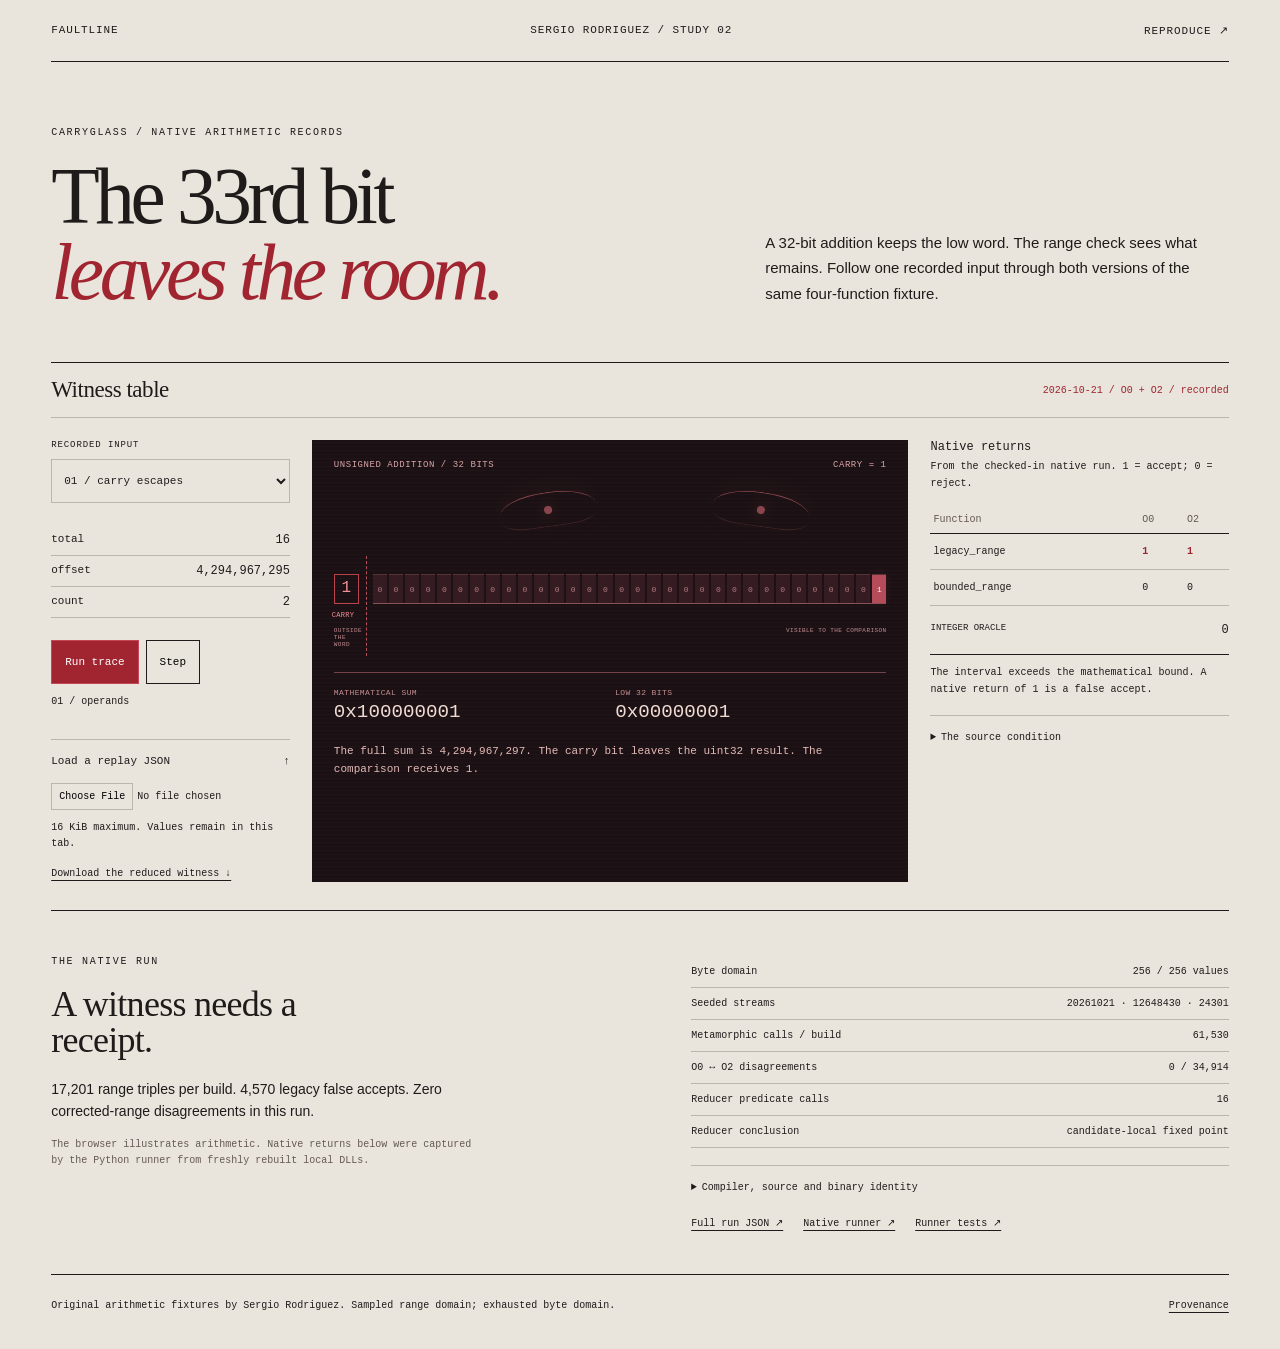
<file: carryglass/index.html>
<!doctype html>
<html lang="en">
<head>
  <meta charset="utf-8">
  <meta name="viewport" content="width=device-width, initial-scale=1">
  <meta name="description" content="Carryglass — inspect native arithmetic witnesses, their disappearing carry bit, and their exact reproduction records.">
  <meta name="author" content="Sergio Rodriguez">
  <title>Carryglass / Faultline</title>
  <link rel="stylesheet" href="carryglass.css">
  <script type="module" src="carryglass.js"></script>
</head>
<body>
  <a class="skip" href="#main">Skip to the instrument</a>
  <header><a href="../">FAULTLINE</a><span>SERGIO RODRIGUEZ / STUDY 02</span><a href="README.md">REPRODUCE ↗</a></header>
  <main id="main">
    <section class="masthead">
      <p class="eyebrow">CARRYGLASS / NATIVE ARITHMETIC RECORDS</p>
      <h1>The 33rd bit<span>leaves the room.</span></h1>
      <p class="intro">A 32-bit addition keeps the low word. The range check sees what remains. Follow one recorded input through both versions of the same four-function fixture.</p>
    </section>
    <section id="instrument" aria-labelledby="instrument-title">
      <div class="instrument-top"><h2 id="instrument-title">Witness table</h2><p id="record-status" role="status">Loading the recorded run…</p></div>
      <div class="desk">
        <aside class="controls">
          <label for="case">RECORDED INPUT</label><select id="case" disabled><option>Loading…</option></select>
          <dl class="inputs" id="inputs"><div><dt>total</dt><dd>—</dd></div><div><dt>offset</dt><dd>—</dd></div><div><dt>count</dt><dd>—</dd></div></dl>
          <div class="buttons"><button id="play" disabled>Run trace</button><button id="step" disabled>Step</button></div>
          <p class="small" id="trace-phase" aria-live="polite">01 / operands</p>
          <label class="file-label" for="replay-file">Load a replay JSON <span>↑</span></label><input id="replay-file" type="file" accept="application/json,.json">
          <p class="small" id="import-status" role="status">16 KiB maximum. Values remain in this tab.</p>
          <a class="small" href="evidence/replay.json" download>Download the reduced witness ↓</a>
        </aside>
        <div class="glass" data-phase="0">
          <div class="glass-top"><span>UNSIGNED ADDITION / 32 BITS</span><span id="sum-state">WAITING</span></div>
          <div class="carry-scene" aria-hidden="true">
            <div class="eyeline"><div class="eye"><i></i></div><div class="eye"><i></i></div></div>
            <div class="rail"><div class="carry-cell" id="carry-cell">0<span>CARRY</span></div><div class="word" id="word"></div></div>
            <div class="glass-rule"></div><div class="discarded">OUTSIDE THE WORD</div><div class="retained">VISIBLE TO THE COMPARISON</div>
          </div>
          <div class="hex-readouts"><div><span>MATHEMATICAL SUM</span><output id="sum">—</output></div><div><span>LOW 32 BITS</span><output id="low">—</output></div></div>
          <p id="mechanism">Recorded native calls and the arithmetic trace will appear here.</p>
        </div>
        <div class="verdicts">
          <h3>Native returns</h3><p class="small" id="record-origin">From the checked-in native run.</p>
          <table><caption class="sr-only">Recorded native verdicts</caption><thead><tr><th>Function</th><th>O0</th><th>O2</th></tr></thead><tbody id="native"></tbody></table>
          <div class="oracle"><span>INTEGER ORACLE</span><strong id="oracle">—</strong></div>
          <p class="small" id="verdict-explain">—</p>
          <details><summary>The source condition</summary><pre><code>/* legacy */
return offset + count &lt;= total;

/* bounded */
return offset &lt;= total &amp;&amp;
       count &lt;= total - offset;</code></pre><a class="small" href="../labs/binary-boundary/fixture.c">Read the unchanged C fixture ↗</a></details>
        </div>
      </div>
    </section>
    <section class="record" aria-labelledby="record-title">
      <div><p class="eyebrow">THE NATIVE RUN</p><h2 id="record-title">A witness needs a receipt.</h2><p id="sample-summary">Loading sample counts…</p><p class="small">The browser illustrates arithmetic. Native returns below were captured by the Python runner from freshly rebuilt local DLLs.</p></div>
      <div class="receipt"><dl id="receipt"></dl><details><summary>Compiler, source and binary identity</summary><pre id="identity">Loading…</pre></details><nav><a href="evidence/report.json">Full run JSON ↗</a><a href="runner.py">Native runner ↗</a><a href="test_runner.py">Runner tests ↗</a></nav></div>
    </section>
    <footer>Original arithmetic fixtures by Sergio Rodriguez. Sampled range domain; exhausted byte domain. <a href="../NOTICE.md">Provenance</a></footer>
  </main>
</body>
</html>
</file>
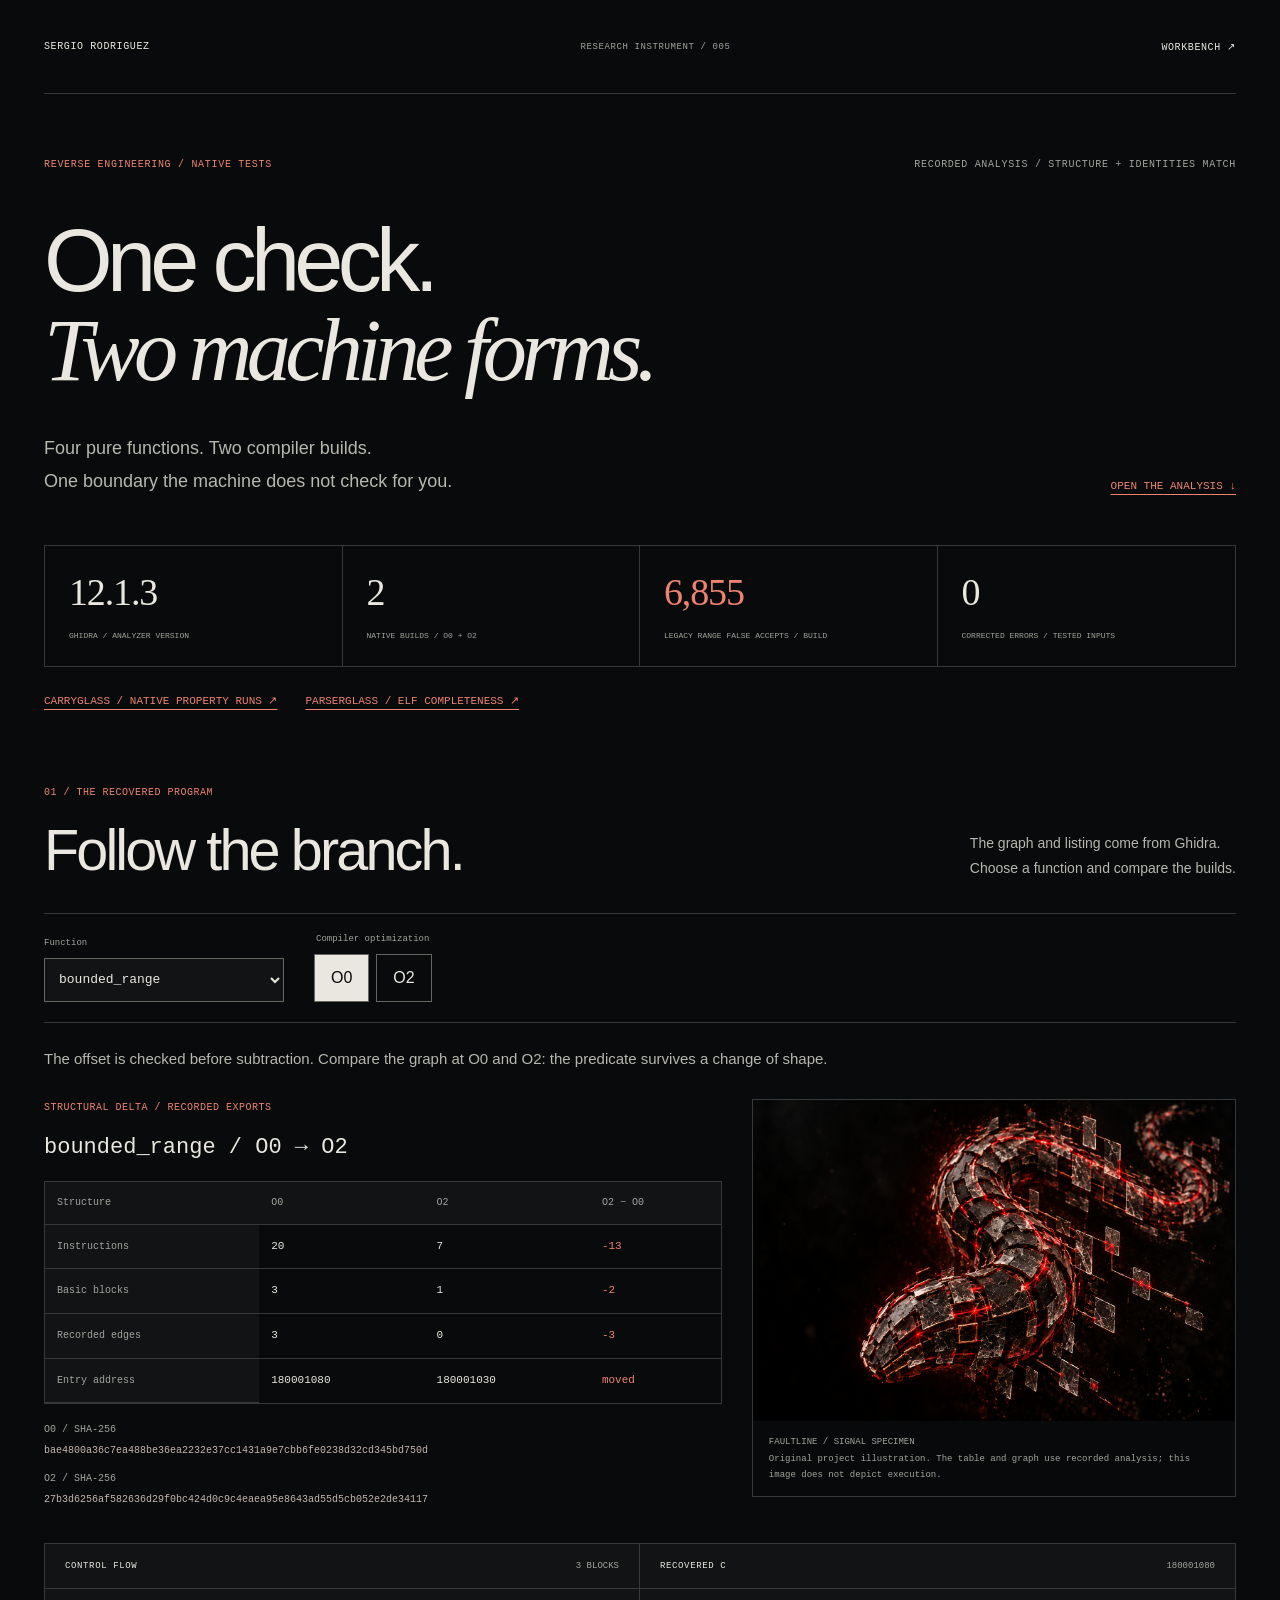
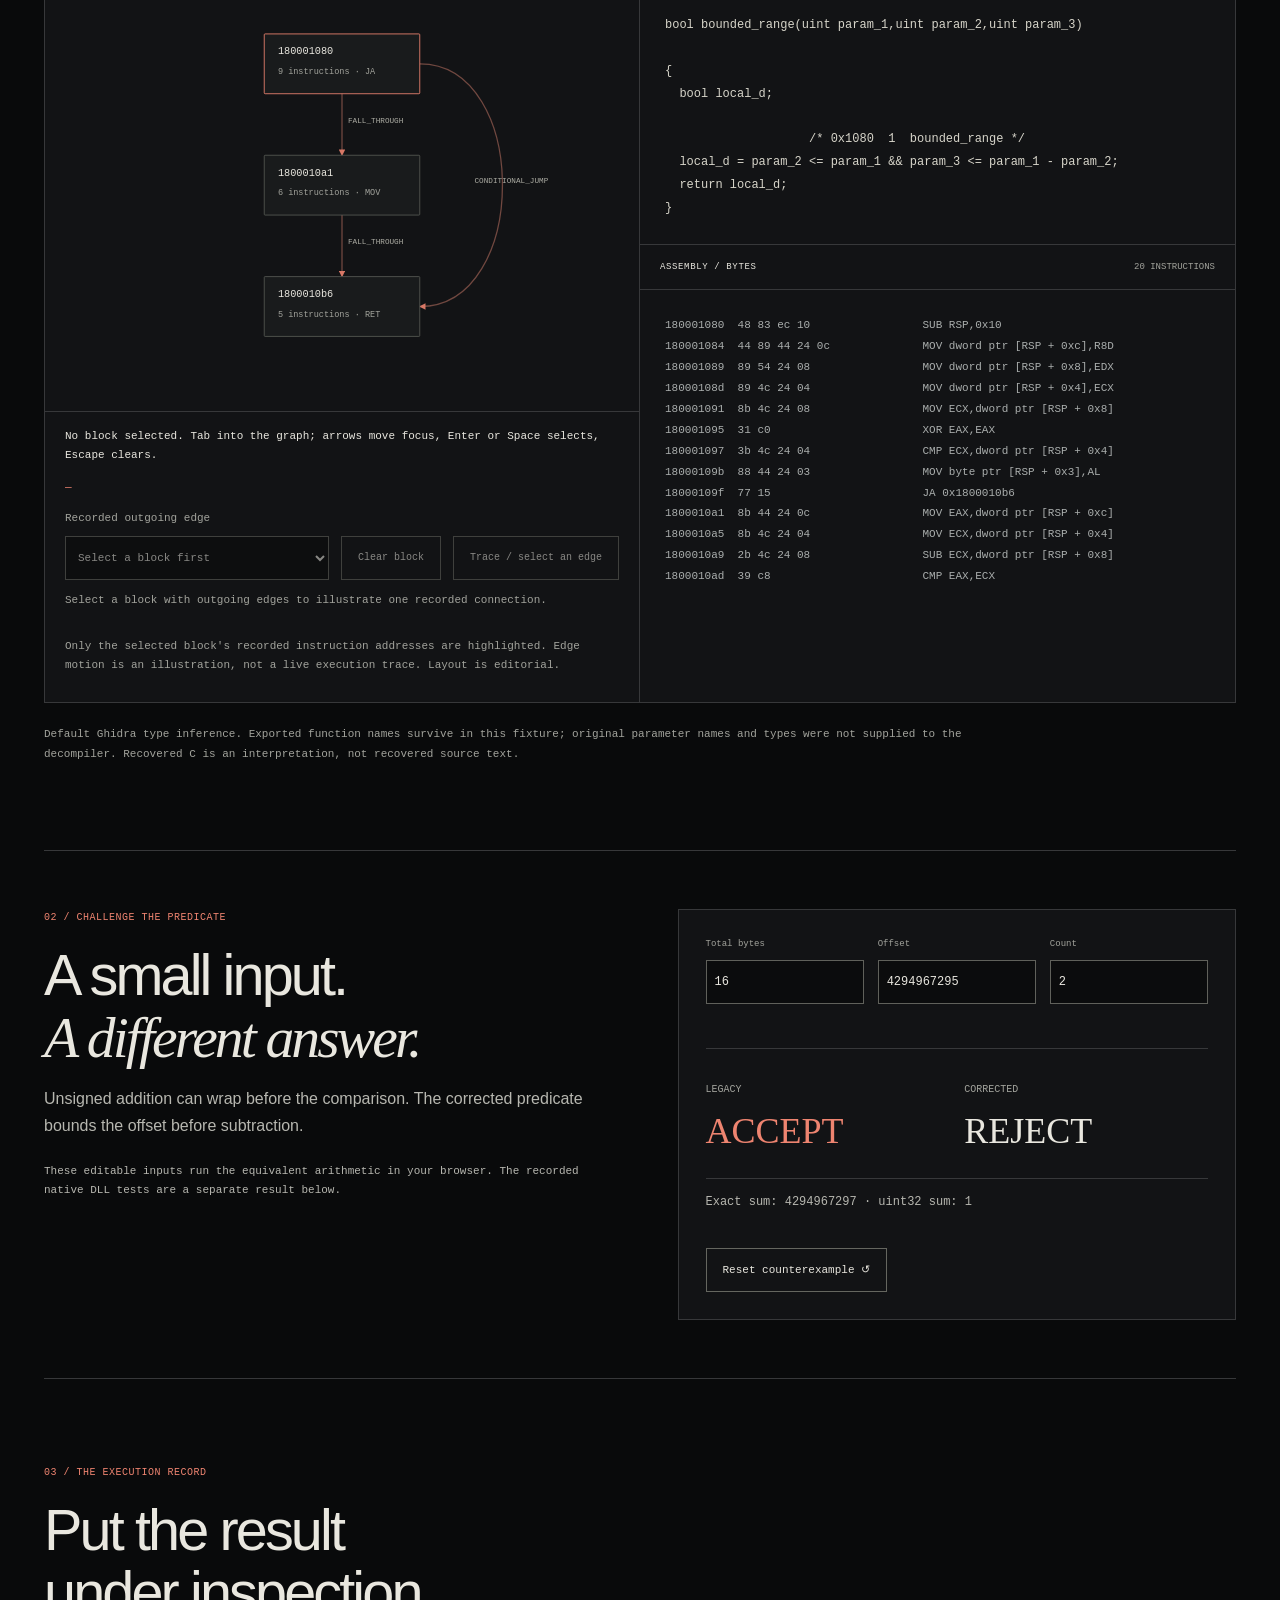
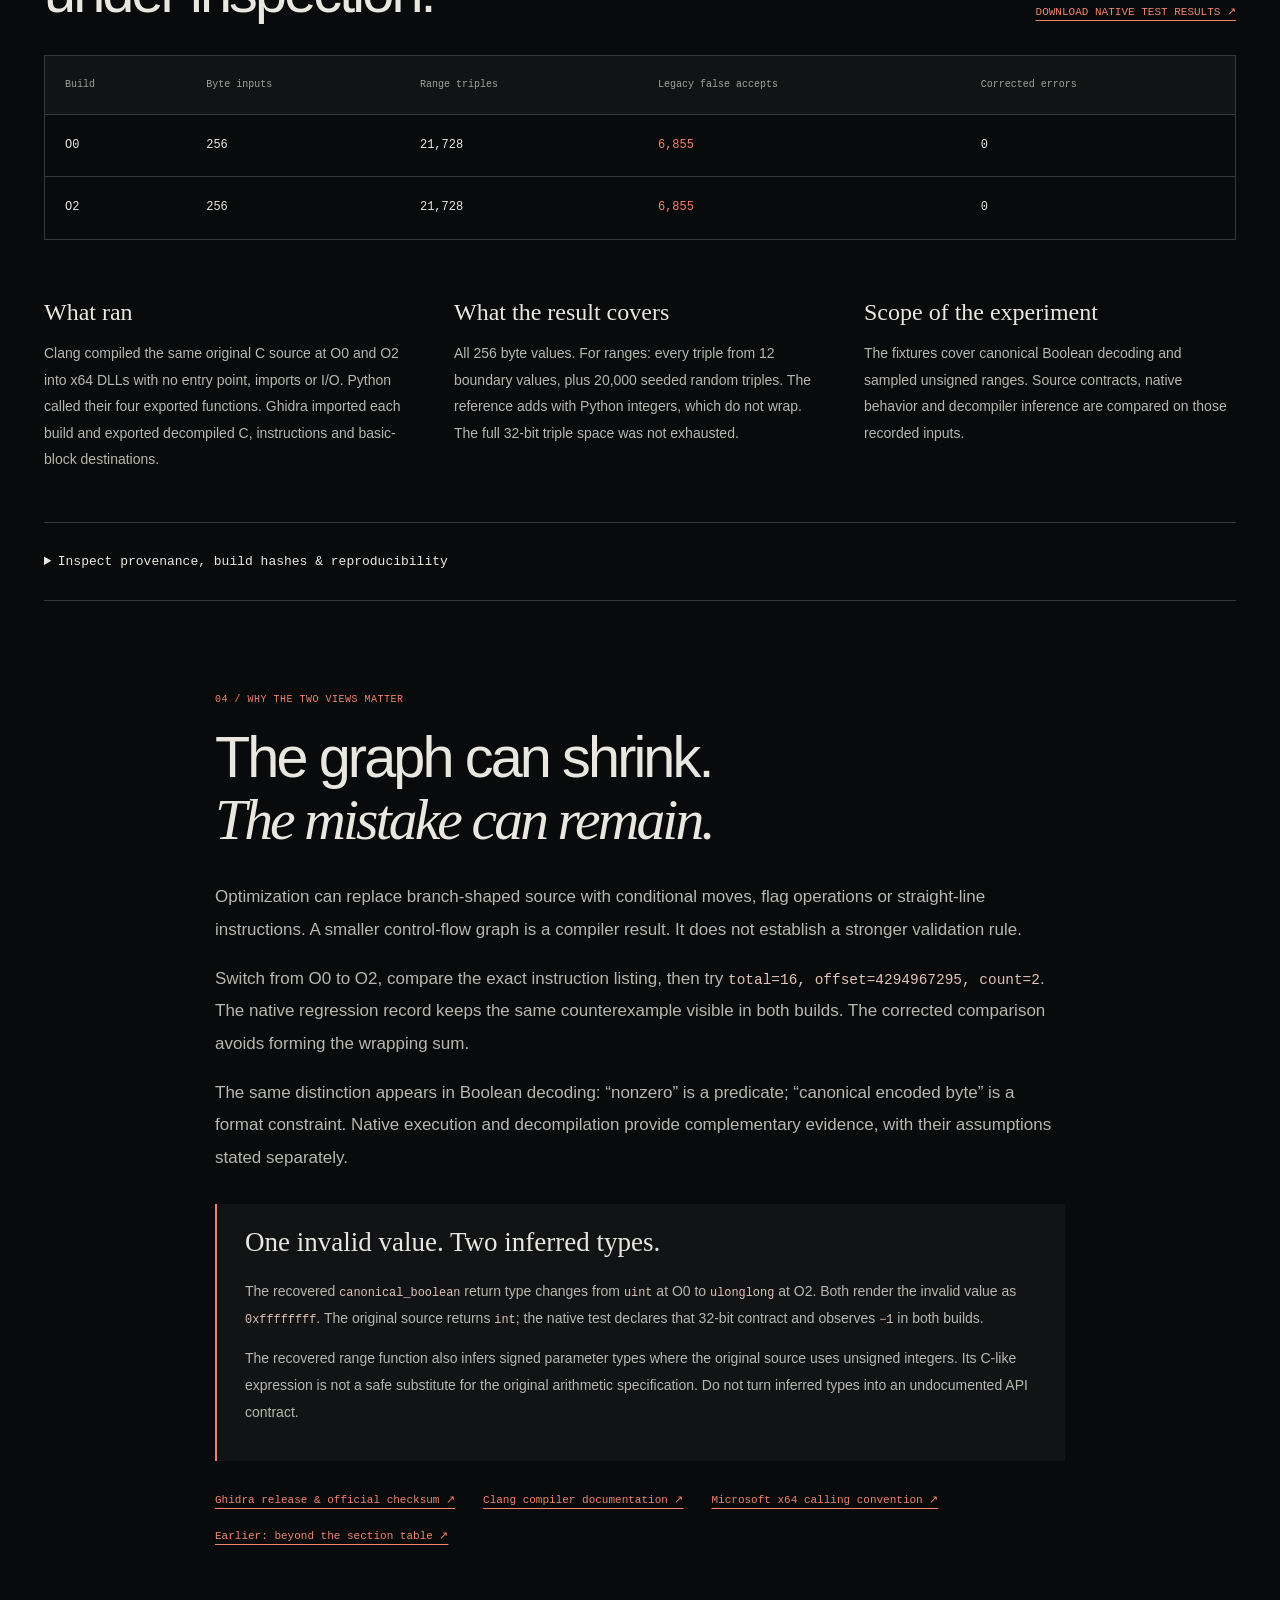
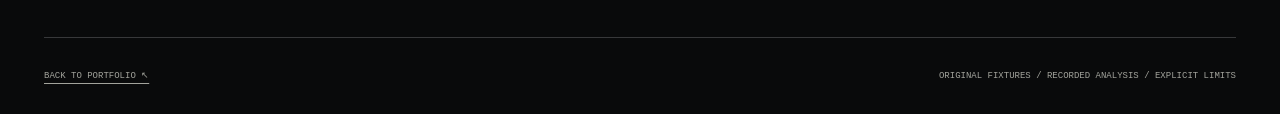
<file: labs/binary-boundary/index.html>
<!doctype html>
<html lang="en"><head><meta charset="utf-8"><meta name="viewport" content="width=device-width,initial-scale=1"><meta name="theme-color" content="#090a0b"><title>Faultline · Sergio Rodriguez</title><meta name="description" content="Inspect actual Ghidra decompilation, assembly and control-flow graphs from two compiler builds. Challenge four pure functions against recorded native tests."><link rel="stylesheet" href="desk.css"><script type="module" src="desk.js"></script>
</head>
<body class="operator-page"><a class="skip" href="#main">Skip to the analysis desk</a><header><a class="signature" href="https://sergrdz.pages.dev/">SERGIO RODRIGUEZ</a><span>RESEARCH INSTRUMENT / 005</span><a href="https://sergrdz.pages.dev/workbench">WORKBENCH ↗</a></header>
<main id="main"><section class="cover"><div class="cover-meta"><span>REVERSE ENGINEERING / NATIVE TESTS</span><span id="report-status" role="status">LOADING RECORDED ANALYSIS</span></div><h1>One check.<br><em>Two machine forms.</em></h1><div class="cover-bottom"><p>Four pure functions. Two compiler builds.<br>One boundary the machine does not check for you.</p><a href="#desk">OPEN THE ANALYSIS ↓</a></div><div class="ribbon"><div><b id="ghidra-version">—</b><span>GHIDRA / ANALYZER VERSION</span></div><div><b>2</b><span>NATIVE BUILDS / O0 + O2</span></div><div><b id="false-accepts">—</b><span>LEGACY RANGE FALSE ACCEPTS / BUILD</span></div><div><b id="corrected-errors">—</b><span>CORRECTED ERRORS / TESTED INPUTS</span></div></div><nav class="reading-strip source-links" aria-label="Related Faultline instruments"><a href="../../carryglass/">CARRYGLASS / NATIVE PROPERTY RUNS ↗</a><a href="../../parserglass/README.md">PARSERGLASS / ELF COMPLETENESS ↗</a></nav></section>
<section class="desk" id="desk" aria-labelledby="desk-title"><div class="section-head"><div><p class="eyebrow">01 / THE RECOVERED PROGRAM</p><h2 id="desk-title">Follow the branch.</h2></div><p>The graph and listing come from Ghidra.<br>Choose a function and compare the builds.</p></div>
<div class="toolbar"><label>Function<select id="function" disabled><option value="bounded_range">bounded_range</option><option value="legacy_range">legacy_range</option><option value="canonical_boolean">canonical_boolean</option><option value="legacy_boolean">legacy_boolean</option></select></label><fieldset><legend>Compiler optimization</legend><button type="button" data-build="O0" aria-pressed="true" disabled>O0</button><button type="button" data-build="O2" aria-pressed="false" disabled>O2</button></fieldset></div>
<p id="function-note" class="function-note">Select a recovered function when the report loads.</p>
<section class="structure-compare" aria-labelledby="comparison-title"><div class="comparison-data"><p class="eyebrow">STRUCTURAL DELTA / RECORDED EXPORTS</p><h3 id="comparison-title">Waiting for both builds</h3><div class="table-scroll"><table><thead><tr><th scope="col">Structure</th><th scope="col">O0</th><th scope="col">O2</th><th scope="col">O2 − O0</th></tr></thead><tbody id="comparison-rows"></tbody></table></div><dl id="binary-identities" class="binary-identities"></dl></div><figure class="worm-specimen"><img src="../../assets/faultline-worm.png" width="1536" height="1024" alt="An articulated computer worm of smoked glass memory blocks, with a crimson signal running through its segmented spine." loading="lazy"><figcaption>FAULTLINE / SIGNAL SPECIMEN<br>Original project illustration. The table and graph use recorded analysis; this image does not depict execution.</figcaption></figure></section>
<div class="instrument"><section class="graph-panel" aria-labelledby="graph-title"><div class="panel-head"><h3 id="graph-title">CONTROL FLOW</h3><span id="graph-count">—</span></div><div class="graph-scroll" tabindex="0" aria-label="Control-flow graph; scroll horizontally on a narrow screen"><svg id="flow" viewBox="0 0 660 560" role="group" aria-labelledby="flow-title flow-desc"><title id="flow-title">Recovered basic blocks</title><desc id="flow-desc">Waiting for the Ghidra report.</desc></svg></div><div class="selection-inspector"><p id="block-summary" role="status">Select a recorded block.</p><p id="block-addresses" class="block-addresses">—</p><div class="selection-tools"><label for="edge-choice">Recorded outgoing edge<select id="edge-choice" disabled><option>Select a block first</option></select></label><button id="clear-selection" type="button" disabled>Clear block</button><button id="motion" type="button" aria-pressed="false" disabled>Trace / select an edge</button></div><p id="trace-state">Select a block with outgoing edges to illustrate one recorded connection.</p></div><p class="panel-foot">Only the selected block's recorded instruction addresses are highlighted. Edge motion is an illustration, not a live execution trace. Layout is editorial.</p></section><section class="code-panel" aria-labelledby="code-title"><div class="panel-head"><h3 id="code-title">RECOVERED C</h3><span id="entry">—</span></div><pre id="decompiled" tabindex="0">Loading analysis…</pre><div class="panel-head secondary"><h3>ASSEMBLY / BYTES</h3><span id="instruction-count">—</span></div><pre id="assembly" tabindex="0">Loading listing…</pre></section></div>
<p class="scope-line">Default Ghidra type inference. Exported function names survive in this fixture; original parameter names and types were not supplied to the decompiler. Recovered C is an interpretation, not recovered source text.</p></section>
<section class="challenge" aria-labelledby="challenge-title"><div><p class="eyebrow">02 / CHALLENGE THE PREDICATE</p><h2 id="challenge-title">A small input.<br><em>A different answer.</em></h2><p id="challenge-explanation">Unsigned addition can wrap before the comparison. The corrected predicate bounds the offset before subtraction.</p><p class="scope-line">These editable inputs run the equivalent arithmetic in your browser. The recorded native DLL tests are a separate result below.</p></div><div class="challenge-panel"><div class="inputs" id="range-inputs"><label>Total bytes<input id="total" inputmode="numeric" value="16" autocomplete="off"></label><label>Offset<input id="offset" inputmode="numeric" value="4294967295" autocomplete="off"></label><label>Count<input id="count" inputmode="numeric" value="2" autocomplete="off"></label></div><div class="inputs" id="boolean-inputs" hidden><label>Byte value · 0–255<input id="byte" inputmode="numeric" value="2" autocomplete="off"></label></div><p id="input-error" class="input-error" role="status"></p><div class="answers"><div><span>LEGACY</span><strong id="legacy-result">—</strong></div><div><span>CORRECTED</span><strong id="corrected-result">—</strong></div></div><p id="arithmetic" class="arithmetic"></p><button type="button" id="reset-inputs">Reset counterexample ↺</button></div></section>
<section class="record" aria-labelledby="record-title"><div class="section-head"><div><p class="eyebrow">03 / THE EXECUTION RECORD</p><h2 id="record-title">Put the result<br>under inspection.</h2></div><a href="native-tests.json">DOWNLOAD NATIVE TEST RESULTS ↗</a></div><div class="table-scroll"><table><thead><tr><th>Build</th><th>Byte inputs</th><th>Range triples</th><th>Legacy false accepts</th><th>Corrected errors</th></tr></thead><tbody id="test-rows"></tbody></table></div><div class="method-grid"><div><h3>What ran</h3><p>Clang compiled the same original C source at O0 and O2 into x64 DLLs with no entry point, imports or I/O. Python called their four exported functions. Ghidra imported each build and exported decompiled C, instructions and basic-block destinations.</p></div><div><h3>What the result covers</h3><p>All 256 byte values. For ranges: every triple from 12 boundary values, plus 20,000 seeded random triples. The reference adds with Python integers, which do not wrap. The full 32-bit triple space was not exhausted.</p></div><div><h3>Scope of the experiment</h3><p>The fixtures cover canonical Boolean decoding and sampled unsigned ranges. Source contracts, native behavior and decompiler inference are compared on those recorded inputs.</p></div></div>
<details class="provenance"><summary>Inspect provenance, build hashes &amp; reproducibility</summary><pre id="provenance" tabindex="0">Loading manifest…</pre><div class="source-links"><a href="fixture.c" download>Original C ↓</a><a href="ExportBoundary.java" download>Ghidra exporter ↓</a><a href="build-fixture.ps1" download>Build script ↓</a><a href="test_fixture.py" download>Native tests ↓</a><a href="analysis-O0.json">Ghidra O0 JSON ↗</a><a href="analysis-O2.json">Ghidra O2 JSON ↗</a><a href="README.md">Documentation &amp; source ↗</a></div></details></section>
<section class="reading"><p class="eyebrow">04 / WHY THE TWO VIEWS MATTER</p><h2>The graph can shrink.<br><em>The mistake can remain.</em></h2><p>Optimization can replace branch-shaped source with conditional moves, flag operations or straight-line instructions. A smaller control-flow graph is a compiler result. It does not establish a stronger validation rule.</p><p>Switch from O0 to O2, compare the exact instruction listing, then try <code>total=16, offset=4294967295, count=2</code>. The native regression record keeps the same counterexample visible in both builds. The corrected comparison avoids forming the wrapping sum.</p><p>The same distinction appears in Boolean decoding: “nonzero” is a predicate; “canonical encoded byte” is a format constraint. Native execution and decompilation provide complementary evidence, with their assumptions stated separately.</p><aside class="type-note"><h3>One invalid value. Two inferred types.</h3><p>The recovered <code>canonical_boolean</code> return type changes from <code>uint</code> at O0 to <code>ulonglong</code> at O2. Both render the invalid value as <code>0xffffffff</code>. The original source returns <code>int</code>; the native test declares that 32-bit contract and observes <code>−1</code> in both builds.</p><p>The recovered range function also infers signed parameter types where the original source uses unsigned integers. Its C-like expression is not a safe substitute for the original arithmetic specification. Do not turn inferred types into an undocumented API contract.</p></aside><div class="source-links"><a href="https://github.com/NationalSecurityAgency/ghidra/releases/tag/Ghidra_12.1.3_build">Ghidra release &amp; official checksum ↗</a><a href="https://clang.llvm.org/docs/UsersManual.html">Clang compiler documentation ↗</a><a href="https://learn.microsoft.com/en-us/cpp/build/x64-calling-convention">Microsoft x64 calling convention ↗</a><a href="https://sergrdz.pages.dev/case-studies/artifact-before-execution">Earlier: beyond the section table ↗</a></div></section></main><footer><a href="https://sergrdz.pages.dev/">BACK TO PORTFOLIO ↖</a><span>ORIGINAL FIXTURES / RECORDED ANALYSIS / EXPLICIT LIMITS</span></footer></body></html>
</file>
<file: carryglass/carryglass.css>
:root{color-scheme:light;--ink:#201b1b;--paper:#e9e5dc;--red:#a02530;--line:#bdb5ac;--mono:ui-monospace,SFMono-Regular,Consolas,monospace;font-family:Arial,Helvetica,sans-serif;background:var(--paper);color:var(--ink)}*{box-sizing:border-box}body{margin:0}a{color:inherit;text-underline-offset:4px}button,select,input{font:inherit}button,select,.file-label{min-height:44px}button,a,select,input,summary{touch-action:manipulation}button:focus-visible,a:focus-visible,select:focus-visible,input:focus-visible,summary:focus-visible{outline:3px solid var(--red);outline-offset:4px}header{display:flex;justify-content:space-between;gap:20px;margin:0 4vw;padding:24px 0;border-bottom:1px solid var(--ink);font:11px var(--mono);letter-spacing:.08em}header a{text-decoration:none}main{max-width:1680px;margin:auto;padding:0 4vw}.masthead{padding:65px 0 52px;display:grid;grid-template-columns:1.4fr 1fr;column-gap:65px}.eyebrow{font:10px var(--mono);letter-spacing:.17em;margin:0 0 20px}.masthead .eyebrow{grid-column:1/-1}h1{font:clamp(44px,6.2vw,100px)/.96 Georgia,'Times New Roman',serif;letter-spacing:-.055em;margin:0;font-weight:normal}h1 span{display:block;color:var(--red);font-style:italic}.intro{align-self:end;max-width:440px;font-size:15px;line-height:1.7;margin:0 0 4px}.instrument-top{border-top:1px solid var(--ink);border-bottom:1px solid var(--line);display:flex;align-items:center;justify-content:space-between;gap:15px;padding:14px 0}h2{font:23px Georgia,serif;letter-spacing:-.02em;margin:0}#record-status{margin:0;font:10px var(--mono);color:var(--red)}.desk{display:grid;grid-template-columns:minmax(180px,.8fr) minmax(0,2fr) minmax(215px,1fr);border-bottom:1px solid var(--ink);padding:22px 0 28px;gap:22px}.desk>*{min-width:0}.controls{font-family:var(--mono)}.controls>label:first-child{font-size:9px;letter-spacing:.1em;display:block;margin:0 0 9px}select{width:100%;background:transparent;color:var(--ink);border:1px solid var(--line);padding:8px;font:11px var(--mono)}.inputs{margin:22px 0}.inputs div{display:flex;justify-content:space-between;gap:5px;padding:8px 0;border-bottom:1px solid var(--line)}dt{font-size:11px}dd{margin:0;font:12px var(--mono);overflow-wrap:anywhere}.buttons{display:flex;gap:7px}button{border:1px solid var(--ink);background:transparent;padding:8px 13px;font:11px var(--mono);cursor:pointer}button:first-child{background:var(--ink);color:var(--paper)}button:disabled{opacity:.5;cursor:wait}.small{font:10px/1.65 var(--mono)}.file-label{display:flex;align-items:center;justify-content:space-between;font:11px var(--mono);border-top:1px solid var(--line);margin-top:28px;cursor:pointer}#replay-file{display:block;width:100%;font:10px var(--mono)}#replay-file::file-selector-button{font:10px var(--mono);background:transparent;border:1px solid var(--line);padding:7px}.glass{background:#1b1114;color:#f1dbd2;overflow:hidden;position:relative;padding:20px 22px;min-height:360px}.glass:before{content:"";position:absolute;inset:0;background:repeating-linear-gradient(0deg,transparent 0 3px,#ffc1bd05 3px 4px);pointer-events:none}.glass-top{display:flex;justify-content:space-between;gap:10px;font:9px var(--mono);color:#d7a3a6;letter-spacing:.06em}.carry-scene{height:174px;position:relative;margin:12px 0 16px}.eyeline{position:absolute;inset:10px 14% auto 30%;height:58px;display:flex;justify-content:space-between;opacity:.6}.eye{width:31%;height:35px;border-radius:50% 50% 30% 30%;border-top:1px solid #d16973;border-bottom:1px solid #d1697355;transform:rotate(-8deg);display:grid;place-items:center;box-shadow:0 -6px 24px #d1697310}.eye+ .eye{transform:rotate(8deg)}.eye i{display:block;width:8px;height:8px;background:#d16973;border-radius:50%;box-shadow:0 0 14px #d1697377}.rail{position:absolute;top:92px;left:0;width:100%;display:grid;grid-template-columns:25px 1fr;gap:14px}.carry-cell{font:16px var(--mono);text-align:center;color:#f58f98;border:1px solid #ba424d;padding:4px 0;position:relative;transition:transform .5s,opacity .5s}.carry-cell span{position:absolute;top:36px;left:-3px;font:7px var(--mono);letter-spacing:.04em}.word{display:grid;grid-template-columns:repeat(32,minmax(0,1fr));gap:2px;border-bottom:1px solid #8a5257}.bit{height:29px;display:grid;place-items:center;font:8px var(--mono);color:#ad7d81;border-top:1px solid #573338;background:#351c22}.bit.on{background:#b64b59;color:#fff4ed;box-shadow:0 0 10px #b64b5922}.glass-rule{position:absolute;left:32px;top:74px;bottom:0;border-left:1px dashed #b4505a}.discarded,.retained{position:absolute;top:145px;font:6px var(--mono);letter-spacing:.07em;color:#c58d91}.discarded{left:0;max-width:30px}.retained{right:0}.hex-readouts{display:grid;grid-template-columns:1fr 1fr;gap:10px;border-top:1px solid #75434b;padding-top:15px}.hex-readouts span{display:block;font:8px var(--mono);letter-spacing:.05em;color:#c58d91}.hex-readouts output{display:block;font:clamp(12px,1.5vw,22px)/1.6 var(--mono);overflow-wrap:anywhere}.glass p{font:11px/1.65 var(--mono);margin:14px 0 0;color:#e4bab7}.glass[data-phase="1"] .rail{filter:brightness(1.6)}.glass[data-phase="2"][data-carry="1"] .carry-cell{transform:translateY(-54px);opacity:.3}.glass[data-phase="2"] .word{box-shadow:0 8px 24px #b64b5930}.verdicts h3{font:12px var(--mono);font-weight:normal;margin:0 0 5px}.verdicts .small{margin:0 0 14px}table{border-collapse:collapse;width:100%;font:10px var(--mono);text-align:left}th{font-weight:normal;color:#665854;padding:8px 3px;border-bottom:1px solid var(--ink)}td{padding:12px 3px;border-bottom:1px solid var(--line)}td.bad{color:var(--red);font-weight:bold}.oracle{display:flex;justify-content:space-between;gap:10px;border-bottom:1px solid var(--ink);padding:17px 0;margin-bottom:10px;font:9px var(--mono)}.oracle strong{font-size:12px;font-weight:normal}summary{font:10px var(--mono);cursor:pointer;line-height:1.5}details{border-top:1px solid var(--line);padding-top:14px;margin-top:17px}pre{font:10px/1.7 var(--mono);white-space:pre-wrap;overflow-wrap:anywhere;max-width:100%}.record{display:grid;grid-template-columns:1fr 1fr;gap:8vw;padding:45px 0}.record h2{font:36px/.98 Georgia,serif;max-width:280px;margin-bottom:20px}.record p:not(.eyebrow):not(.small){max-width:420px;line-height:1.6;font-size:14px}.record .small{max-width:430px;color:#655854}.receipt dl{margin:0}.receipt dl>div{display:flex;justify-content:space-between;gap:15px;padding:10px 0;border-bottom:1px solid var(--line)}.receipt dt{font:10px var(--mono)}.receipt dd{font:10px var(--mono);text-align:right}.receipt nav{display:flex;flex-wrap:wrap;gap:20px;font:10px var(--mono);margin-top:22px}footer{font:10px/1.6 var(--mono);border-top:1px solid var(--ink);padding:23px 0 35px;display:flex;justify-content:space-between;gap:15px}.skip{position:absolute;top:-100px;left:15px;padding:14px;background:var(--paper);z-index:10}.skip:focus{top:10px}.sr-only{position:absolute;width:1px;height:1px;overflow:hidden;clip:rect(0,0,0,0)}@media(max-width:1050px){.desk{grid-template-columns:190px 1fr}.verdicts{grid-column:1/-1;display:grid;grid-template-columns:1fr 1fr;gap:0 30px}.verdicts h3,.verdicts>#record-origin{grid-column:1/-1}.verdicts table{grid-row:3/6}.verdicts details{margin-top:6px}.masthead{column-gap:35px}.glass{min-height:340px}}@media(max-width:650px){header{font-size:9px;gap:12px}header span{display:none}main{padding:0 6vw}.masthead{display:block;padding:43px 0 32px}h1{font-size:54px}.intro{font-size:13px;margin-top:25px;max-width:400px}.instrument-top{display:block}.instrument-top p{margin-top:10px!important}.desk{grid-template-columns:1fr;gap:20px}.controls{display:grid;grid-template-columns:1fr 1fr;gap:0 14px}.controls>label:first-child,.controls>select,.controls .inputs{grid-column:1/-1}.inputs{margin:10px 0 18px;display:grid;grid-template-columns:1fr 1fr 1fr;gap:12px}.inputs div{display:block}.inputs dd{font-size:11px;margin-top:7px}.file-label{grid-column:1/-1;margin-top:15px}.controls>input,.controls>#import-status,.controls>a{grid-column:1/-1}.glass{padding:17px 14px;min-height:330px}.hex-readouts output{font-size:16px}.word{gap:1px}.bit{font-size:6px}.verdicts{grid-column:auto;display:block}.verdicts .small{margin-top:5px}.record{grid-template-columns:1fr;gap:23px;padding:35px 0}.record h2{max-width:none}.record .eyebrow{margin-bottom:14px}footer{display:block}footer a{display:block;margin-top:10px}}@media(prefers-reduced-motion:reduce){*,*:before,*:after{transition:none!important;animation:none!important;scroll-behavior:auto!important}}

/* Keep the action legible when embedded in the portfolio theme. */
#play{background:#a02530;color:#fff;border-color:#c74758}
#play:hover{background:#80202a;color:#fff}
</file>
<file: labs/binary-boundary/desk.css>
:root{color-scheme:dark;--bg:#090a0b;--panel:#121315;--ink:#e9e7df;--body:#b7b7b0;--muted:#a2a39c;--line:#37383a;--red:#ee8470;--mono:Consolas,'Liberation Mono',monospace;--sans:Arial,Helvetica,sans-serif}*{box-sizing:border-box}html{scroll-behavior:smooth;scroll-padding-top:30px}body{margin:0;background:var(--bg);color:var(--ink);font:16px/1.7 var(--sans)}a{color:inherit;text-underline-offset:5px}a:hover{color:var(--red)}button,input,select{font:inherit}button,select{cursor:pointer}button{background:transparent;color:var(--ink);border:1px solid #65665f;min-height:44px;padding:9px 16px}button:hover{border-color:var(--red)}button:disabled,select:disabled{opacity:.55;cursor:default}button[aria-pressed=true]{background:var(--ink);color:var(--bg)}:is(a,button,input,select,summary,pre,[tabindex]):focus-visible{outline:2px solid var(--red);outline-offset:4px}[hidden]{display:none!important}::selection{background:#8d3f32;color:white}.skip{position:absolute;top:-100px;left:20px;background:var(--ink);color:var(--bg);padding:15px;z-index:3}.skip:focus{top:10px}header,main,footer{width:calc(100% - 88px);max-width:1400px;margin:auto}header{min-height:94px;border-bottom:1px solid var(--line);display:flex;gap:25px;align-items:center;justify-content:space-between;font:10px var(--mono);letter-spacing:.06em}header a{text-decoration:none}.signature{display:flex;align-items:center;gap:15px}header>span{color:var(--muted);font-size:9px}.cover{padding:62px 0 72px}.cover-meta{display:flex;justify-content:space-between;gap:25px;font:10px/1.8 var(--mono);color:var(--red);letter-spacing:.07em}.cover-meta span:last-child{color:var(--muted)}h1{font-size:clamp(56px,6.9vw,106px);line-height:1.01;letter-spacing:-.065em;font-weight:500;margin:42px 0 37px}h1 em,h2 em{font-family:Georgia,serif;font-weight:400}.cover-bottom{display:flex;justify-content:space-between;gap:40px;align-items:end}.cover-bottom p{font-size:18px;line-height:1.8;color:var(--body);margin:0}.cover-bottom a,.record .section-head>a{font:11px/1.8 var(--mono);color:var(--red)}.ribbon{display:grid;grid-template-columns:repeat(4,1fr);border:1px solid var(--line);margin-top:48px}.ribbon>div{padding:24px;border-right:1px solid var(--line);min-width:0}.ribbon>div:last-child{border:0}.ribbon b{display:block;font:38px/1.2 Georgia,serif;letter-spacing:-.03em}.ribbon span{display:block;margin-top:13px;font:8px/1.7 var(--mono);color:var(--muted)}.ribbon>div:nth-child(3) b{color:var(--red)}.section-head{display:flex;justify-content:space-between;align-items:end;gap:35px;margin-bottom:32px}.eyebrow{font:10px/1.7 var(--mono);color:var(--red);margin:0 0 18px;letter-spacing:.05em}h2{font-size:clamp(35px,4.5vw,59px);line-height:1.08;letter-spacing:-.05em;font-weight:500;margin:0}.section-head>p{font-size:14px;line-height:1.8;color:var(--body);margin:0}.toolbar{display:flex;align-items:end;gap:30px;border-block:1px solid var(--line);padding:20px 0}.toolbar label,.toolbar legend{font:9px var(--mono);color:var(--muted)}.toolbar label{display:grid;gap:10px}.toolbar select{min-height:44px;width:240px;padding:10px;background:var(--panel);color:var(--ink);border:1px solid #65665f;font:13px var(--mono)}fieldset{border:0;padding:0;margin:0;display:flex;gap:7px}legend{margin-bottom:10px}.toolbar>button{margin-left:auto;font:11px var(--mono)}.function-note{font-size:15px;color:var(--body);margin:23px 0}.instrument{display:grid;grid-template-columns:1fr 1fr;border:1px solid var(--line);background:var(--panel);min-width:0}.instrument>section{min-width:0}.graph-panel{border-right:1px solid var(--line)}.panel-head{padding:17px 20px;border-bottom:1px solid var(--line);display:flex;justify-content:space-between;gap:20px;align-items:center;font:9px var(--mono);color:var(--muted)}.panel-head h3{font:9px var(--mono);margin:0;color:var(--ink);letter-spacing:.07em}.panel-head.secondary{border-top:1px solid var(--line)}.graph-scroll{overflow:auto;max-height:580px;padding:15px}.graph-scroll svg{display:block;width:100%;min-width:410px;height:auto}.graph-node rect{fill:#191b1c;stroke:#555953;stroke-width:1}.graph-node text{fill:var(--ink);font:12px var(--mono)}.graph-node .node-count{fill:#a2a39c;font-size:10px}.graph-node.is-entry rect{stroke:var(--red)}.flow-edge{stroke:#d87866;stroke-width:1.5;fill:none;stroke-dasharray:6 6}.graph-node:hover rect{fill:#242321;stroke:#ddd8c9}.edge-label{fill:#adada4;font:9px var(--mono)}body[data-motion=on] .flow-edge.is-selected{animation:trace 2.4s linear infinite}@keyframes trace{to{stroke-dashoffset:-120}}pre{font:12px/1.9 var(--mono);white-space:pre;overflow:auto;margin:0;padding:25px;color:#d7d5ca;tab-size:2;max-height:420px;max-width:100%}#assembly{max-height:300px;color:#aaaead;font-size:11px}.panel-foot,.scope-line{font:11px/1.8 var(--mono);color:var(--muted)}.panel-foot{padding:0 20px 15px}.scope-line{max-width:960px;margin-top:22px}.challenge{margin:85px 0;display:grid;grid-template-columns:1fr 1fr;gap:75px;border-block:1px solid var(--line);padding-block:58px}.challenge>div>p:not(.eyebrow){color:var(--body);max-width:540px}.challenge-panel{padding:27px;background:var(--panel);border:1px solid var(--line);align-self:start}.inputs{display:grid;grid-template-columns:repeat(3,minmax(0,1fr));gap:14px}.inputs label{font:9px/1.7 var(--mono);color:var(--muted)}.inputs input{display:block;width:100%;margin-top:8px;padding:10px 8px;color:var(--ink);background:#0b0c0d;border:1px solid #60615b;font:12px var(--mono);min-height:44px}.input-error{font:12px var(--mono);color:#f39584;min-height:20px}.answers{display:grid;grid-template-columns:1fr 1fr;border-block:1px solid var(--line);padding-block:24px;gap:15px}.answers span{font:10px var(--mono);color:var(--muted)}.answers strong{display:block;font:36px/1.2 Georgia,serif;margin-top:10px}.answers>div:first-child strong{color:var(--red)}.arithmetic{font:12px/1.9 var(--mono);color:var(--body);overflow-wrap:anywhere;min-height:45px}.challenge button{font:11px var(--mono)}.table-scroll{overflow:auto;border:1px solid var(--line)}table{border-collapse:collapse;width:100%;min-width:640px;text-align:left;font:12px/1.8 var(--mono)}th{font-size:10px;font-weight:400;color:var(--muted);background:var(--panel)}th,td{padding:20px;border-bottom:1px solid var(--line)}tbody tr:last-child td{border:0}td:nth-child(4){color:var(--red)}.method-grid{display:grid;grid-template-columns:repeat(3,1fr);gap:38px;margin-block:35px}.method-grid h3{font:24px Georgia,serif;margin-bottom:14px}.method-grid p{font-size:14px;color:var(--body);line-height:1.9}.provenance{border-block:1px solid var(--line);padding-block:23px}.provenance summary{cursor:pointer;font:13px var(--mono);padding-block:8px}.provenance pre{font-size:11px}.source-links{display:flex;flex-wrap:wrap;gap:16px 28px;margin-top:25px}.source-links a{font:11px/1.8 var(--mono);color:var(--red)}.reading{max-width:850px;margin:90px auto}.reading>p:not(.eyebrow){color:var(--body);font-size:17px;line-height:1.9}.reading h2{margin-bottom:30px}code{font-family:var(--mono);font-size:.85em;color:#e2c3b8;overflow-wrap:anywhere}footer{border-top:1px solid var(--line);padding-block:30px;font:9px/1.8 var(--mono);color:var(--muted);display:flex;gap:25px;justify-content:space-between}
@media(max-width:1000px){header,main,footer{width:calc(100% - 48px)}.instrument{grid-template-columns:1fr}.graph-panel{border-right:0;border-bottom:1px solid var(--line)}.graph-scroll{max-height:450px}.graph-scroll svg{max-width:620px;margin:auto}.challenge{gap:35px}.ribbon>div{padding:19px}.ribbon b{font-size:32px}.method-grid{gap:25px}}
@media(max-width:650px){header,main,footer{width:calc(100% - 36px)}header{min-height:76px;font-size:8px}header>span{display:none}.signature{gap:9px}.signature img{width:28px}.cover{padding:35px 0 50px}.cover-meta{flex-direction:column;gap:8px;font-size:8px}h1{font-size:clamp(43px,10.6vw,69px);margin-block:32px}.cover-bottom{display:block}.cover-bottom p{font-size:16px}.cover-bottom a{display:inline-block;margin-top:22px}.ribbon{grid-template-columns:1fr 1fr;margin-top:30px}.ribbon>div:nth-child(2){border-right:0}.ribbon>div:nth-child(-n+2){border-bottom:1px solid var(--line)}.ribbon b{font-size:29px}.ribbon span{font-size:7px}.section-head{display:block}.section-head>p{margin-top:20px}.toolbar{gap:16px;flex-wrap:wrap}.toolbar label{flex:1 1 100%}.toolbar select{width:100%}.toolbar>button{padding-inline:10px}.function-note{font-size:13px}.panel-head{padding:15px 12px;font-size:8px}.graph-scroll{padding:8px}pre{padding:17px;font-size:11px}.challenge{grid-template-columns:1fr;gap:25px;margin-block:52px;padding-block:35px}.challenge-panel{padding:18px}.inputs{grid-template-columns:1fr}.inputs label{display:grid;grid-template-columns:85px 1fr;gap:8px;align-items:center}.inputs input{margin:0}.answers strong{font-size:30px}.method-grid{grid-template-columns:1fr;gap:8px}.record .section-head>a{display:inline-block;margin-top:23px}.provenance summary{line-height:1.8}.reading{margin-block:55px}.reading>p:not(.eyebrow){font-size:15px}.source-links a{font-size:10px}footer{flex-wrap:wrap;font-size:8px}.scope-line{font-size:10px}.panel-foot{font-size:9px}}
@media(prefers-reduced-motion:reduce){html{scroll-behavior:auto}*,*::before,*::after{animation:none!important;transition:none!important}}

.type-note{border-left:2px solid var(--red);background:var(--panel);padding:22px 28px;margin-block:30px}.type-note h3{font:27px/1.2 Georgia,serif;margin:0 0 20px}.type-note p{font-size:14px;color:var(--body);line-height:1.9}
.challenge>*{min-width:0}.inputs label{min-width:0}.inputs input{min-width:0;width:100%}.challenge h2{overflow-wrap:anywhere}

/* Recorded structure and selection are separate from the editorial specimen. */
.structure-compare{display:grid;grid-template-columns:minmax(0,1.4fr) minmax(0,1fr);gap:30px;margin:28px 0 34px;align-items:start}.structure-compare>*{min-width:0}.comparison-data h3{font:22px/1.3 var(--mono);margin:0 0 18px;overflow-wrap:anywhere}.structure-compare table{min-width:400px;font-size:11px}.structure-compare th,.structure-compare td{padding:12px}.structure-compare tbody th{white-space:nowrap}.structure-compare td{color:var(--ink)}.structure-compare td:last-child{color:var(--red)}.binary-identities{margin:17px 0 0;font:10px/1.8 var(--mono)}.binary-identities>div{margin-top:10px}.binary-identities dt{color:var(--muted)}.binary-identities dd{margin:3px 0 0;overflow-wrap:anywhere;color:#c6b5b0}.worm-specimen{margin:0;background:#08090a;border:1px solid var(--line)}.worm-specimen img{display:block;width:100%;height:auto;aspect-ratio:3/2;object-fit:cover}.worm-specimen figcaption{padding:13px 16px;color:var(--muted);font:9px/1.8 var(--mono)}.selection-inspector{padding:15px 20px;border-top:1px solid var(--line);font:11px/1.8 var(--mono)}#block-summary{color:var(--ink);overflow-wrap:anywhere;margin:0 0 12px}.block-addresses{color:var(--red);overflow-wrap:anywhere;max-height:110px;overflow:auto}.selection-tools{display:flex;align-items:end;gap:12px;flex-wrap:wrap}.selection-tools label{display:grid;gap:7px;flex:1;min-width:170px;color:var(--muted)}.selection-tools select{min-width:0;width:100%;background:#090a0b;color:var(--ink);border:1px solid #65665f;min-height:44px;padding:8px;font:11px var(--mono)}.selection-tools button{font:10px var(--mono)}#trace-state{color:var(--muted);margin-bottom:0}.graph-node{cursor:pointer}.graph-node:focus{outline:none}.graph-node:focus-visible rect{stroke:var(--ink);stroke-width:3}.graph-node.is-selected rect{fill:#3d1c1a;stroke:#ff9d86;stroke-width:2}.graph-node.is-selected .node-count{fill:#e4bdb4}.flow-edge{stroke:#714840;stroke-dasharray:none}.flow-edge.is-selected{stroke:#ff8b72;stroke-width:3;stroke-dasharray:20 9 4 9;filter:drop-shadow(0 0 3px #a73522)}.assembly-line{display:inline-block;min-width:100%;padding:0 8px;margin:0 -8px}.assembly-line.is-selected{color:#fff0e9;background:#4a2421;box-shadow:inset 3px 0 #ff9d86}.graph-panel{align-self:stretch}
@media(max-width:1000px){.structure-compare{grid-template-columns:minmax(0,1.3fr) minmax(0,1fr);gap:20px}}
@media(max-width:760px){.structure-compare{grid-template-columns:minmax(0,1fr)}.worm-specimen{max-width:480px}.comparison-data h3{font-size:18px}.selection-inspector{padding:15px 12px}.binary-identities{font-size:9px}}
@media(max-width:480px){.structure-compare table{min-width:0;table-layout:fixed;font-size:10px}.structure-compare th,.structure-compare td{padding:11px 7px;overflow-wrap:anywhere}.structure-compare th:first-child{width:31%;white-space:normal}.structure-compare th{font-size:9px}}
</file>
